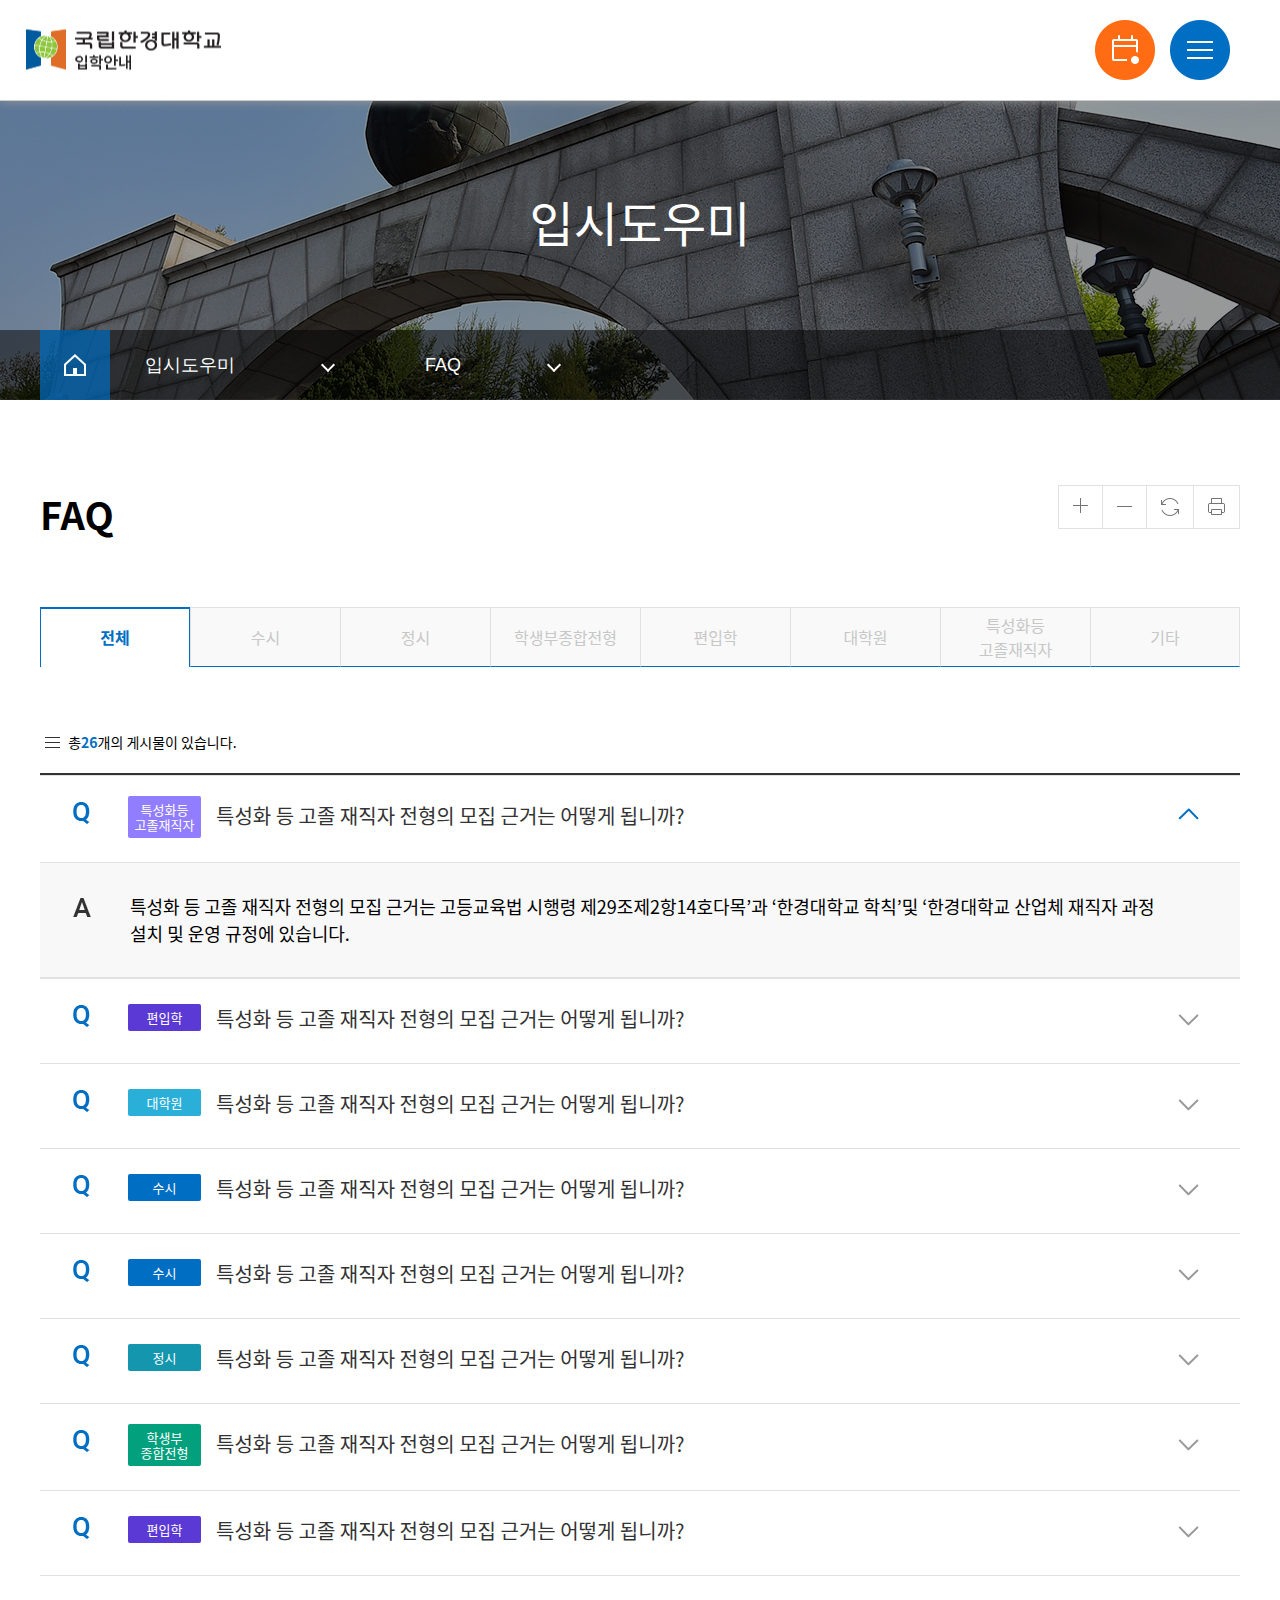
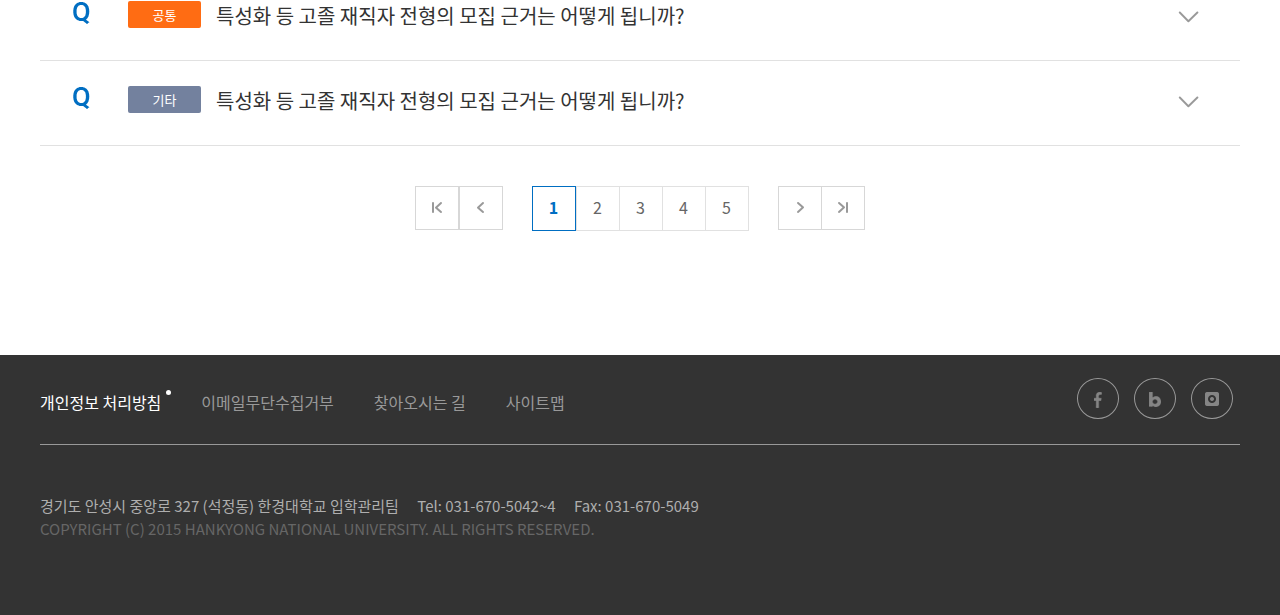
<file: FAQ.html>
<!DOCTYPE html>
<html lang="en">

<head>
    <meta charset="UTF-8">
    <meta http-equiv="X-UA-Compatible" content="IE=edge">
    <meta name="viewport" content="width=device-width, initial-scale=1.0">
    <link rel="stylesheet" href="./css/main.css">
    <link rel="stylesheet" href="./css/reset.css">
    <title>HNU_FAQ</title>
</head>

<body>
    <div id="wrapper">
        <header class="header_area">
            <div class="header_inner">
                <h1 class="header_logo">
                    <a href="#">한경대학교</a>
                </h1>
                <nav class="nav">
                    <div class="nav-wrapper">
                        <a href="#" class="nav-main-link">수시모집</a>
                        <div class="nav_sub">
                            <ul class="nav-sub-inner">
                                <li class="nav-sub-column">
                                    <a href="#">주요사항안내</a>
                                    <a href="#">모집요강</a>
                                    <a href="#">재외국민과<br>외국인</a>
                                    <a href="#">후기 외국인</a>
                                </li>
                            </ul>
                        </div>
                    </div>
                    <div class="nav-wrapper">
                        <a href="#" class="nav-main-link">정시모집</a>
                        <div class="nav_sub">
                            <ul class="nav-sub-inner">
                                <li class="nav-sub-column">
                                    <a href="#">주요사항안내</a>
                                    <a href="#">모집요강</a>
                                    <a href="#">재외국민과<br>외국인</a>
                                    <a href="#">외국인</a>
                                </li>
                            </ul>
                        </div>
                    </div>
                    <div class="nav-wrapper">
                        <a href="#" class="nav-main-link">학생부종합전형</a>
                        <div class="nav_sub">
                            <ul class="nav-sub-inner">
                                <li class="nav-sub-column">
                                    <a href="#">인재상</a>
                                    <a href="#">전형안내</a>
                                    <a href="#">전공소개자료</a>
                                </li>
                            </ul>
                        </div>
                    </div>
                    <div class="nav-wrapper">
                        <a href="#" class="nav-main-link">편입학</a>
                        <div class="nav_sub">
                            <ul class="nav-sub-inner">
                                <li class="nav-sub-column">
                                    <a href="#">모집요강</a>
                                </li>
                            </ul>
                        </div>
                    </div>
                    <div class="nav-wrapper">
                        <a href="#" class="nav-main-link">대학원</a>
                        <div class="nav_sub">
                            <ul class="nav-sub-inner">
                                <li class="nav-sub-column">
                                    <a href="#">모집요강</a>
                                </li>
                            </ul>
                        </div>
                    </div>
                    <div class="nav-wrapper">
                        <a href="#" class="nav-main-link">선취업 후 진학</a>
                        <div class="nav_sub">
                            <ul class="nav-sub-inner">
                                <li class="nav-sub-column">
                                    <a href="#">모집안내</a>
                                    <a href="#">FAQ</a>
                                </li>
                            </ul>
                        </div>
                    </div>
                    <div class="nav-wrapper">
                        <a href="#" class="nav-main-link">고교대학연계</a>
                        <div class="nav_sub">
                            <ul class="nav-sub-inner">
                                <li class="nav-sub-column">
                                    <a href="#">프로그램 소개</a>
                                    <a href="#">추천현황</a>
                                </li>
                            </ul>
                        </div>
                    </div>
                    <div class="nav-wrapper">
                        <a href="#" class="nav-main-link">입시도우미</a>
                        <div class="nav_sub">
                            <ul class="nav-sub-inner">
                                <li class="nav-sub-column">
                                    <a href="#">공지사항</a>
                                    <a href="#">입시결과</a>
                                    <a href="#">자료실</a>
                                    <a href="#">FAQ</a>
                                    <a href="#">Q&amp;A</a>
                                    <a href="#">FAQ</a>
                                </li>
                            </ul>
                        </div>
                    </div>
                    <div class="nav-wrapper">
                        <a href="#" class="nav-main-link">대학안내</a>
                        <div class="nav_sub">
                            <ul class="nav-sub-inner">
                                <li class="nav-sub-column">
                                    <a href="#">캠퍼스맵</a>
                                    <a href="#">오시는 길</a>
                                    <a href="#">통학버스</a>
                                    <a href="#">전화번호안내</a>
                                    <a href="#">교내사이트 안내</a>
                                </li>
                            </ul>
                        </div>
                    </div>
                </nav>
                <div class="btn">
                    <ul>
                        <li>
                            <a class="calender" href="#">
                                calender
                            </a>
                        </li>
                        <li>
                            <a class="menu" href="#layer">
                                all menu
                            </a>
                        </li>
                    </ul>
                </div>
            </div>
        </header>
        <section class="sub_background">
            <h2 class="sub_title">입시도우미</h2>
            <div class="sub_menu">
                <div class="sub_inner">
                    <a href="#" class="home">HOME</a>
                    <div class="sub_menu1">
                        <button type="button" class="menu1">입시도우미</button>
                    </div>
                    <div class="sub_menu2">
                        <button type="button" class="menu2">FAQ</button>
                    </div>
                </div>
            </div>
        </section>
        <section class="contents">
            <div class="title_container">
                <h2 class="sub_page_title">FAQ</h2>
                <ul class="sub_page_btn">
                    <li>
                        <a href="#">
                            <img src="./images/page_btn1.png" alt="">
                        </a>
                    </li>
                    <li>
                        <a href="#">
                            <img class="position_btn" src="./images/page_btn2.png" alt="">
                        </a>
                    </li>
                    <li>
                        <a href="#">
                            <img src="./images/page_btn3.png" alt="">
                        </a>
                    </li>
                    <li>
                        <a href="#">
                            <img src="./images/page_btn4.png" alt="">
                        </a>
                    </li>
                </ul>
            </div>
            <div class="tab_list">
                <a href="#" class="tab_box">전체</a>
                <ul class="tabs">
                    <li class="tab-link current" data-tab="tab-1">
                        <a href="#">전체</a>
                    </li>
                    <li class="tab-link" data-tab="tab-2">
                        <a href="#">수시</a>
                    </li>
                    <li class="tab-link" data-tab="tab-3">
                        <a href="#">정시</a>
                    </li>
                    <li class="tab-link" data-tab="tab-4">
                        <a href="#">학생부종합전형</a>
                    </li>
                    <li class="tab-link" data-tab="tab-5">
                        <a href="#">편입학</a>
                    </li>
                    <li class="tab-link" data-tab="tab-6">
                        <a href="#">대학원</a>
                    </li>
                    <li class="tab-link" data-tab="tab-7">
                        <a href="#">특성화등 고졸재직자</a>
                    </li>
                    <li class="tab-link" data-tab="tab-8">
                        <a href="#">기타</a>
                    </li>
                </ul>
            </div>
            <article id="tab-1" class="tab-content current">
                <div class="total_container">
                    <div class="total">
                        <span class="total_icon">
                            <span>total</span>
                            총<strong>26</strong>개의 게시물이 있습니다.
                        </span>
                    </div>
                </div>
                <div class="question_box faq">
                    <ul>
                        <li class="article show">
                            <div class="q">
                                <a href="#" class="trigger label_align">
                                    <div class="q_icon q_align">
                                        <span>Q</span>
                                    </div>
                                    <div class="theme_icon">
                                        <span class="specific_icon">특성화등 고졸재직자</span>
                                        <span class="question question_align">특성화 등 고졸 재직자 전형의 모집 근거는 어떻게 됩니까?</span>
                                    </div>
                                </a>
                                <span class="right_arrow">arrow</span>
                            </div>
                            <div class="a">
                                <div class="a_icon">
                                    <span>A</span>
                                </div>
                                <span class="answer">특성화 등 고졸 재직자 전형의 모집 근거는 
                                    고등교육법 시행령 제29조제2항14호다목’과 ‘한경대학교 학칙’및 ‘한경대학교 산업체 재직자 과정 설치 및 운영 규정에 있습니다.
                                </span>
                            </div>
                        </li>
                        <li class="article hide">
                            <div class="q">
                                <a href="#" class="trigger">
                                    <div class="q_icon">
                                        <span>Q</span>
                                    </div>
                                    <div class="theme_icon">
                                        <span class="transfer_icon">편입학</span>
                                        <span class="question">특성화 등 고졸 재직자 전형의 모집 근거는 어떻게 됩니까?</span>
                                    </div>
                                </a>
                                <span class="right_arrow">arrow</span>
                            </div>
                            <div class="a">
                                <div class="a_icon">
                                    <span>A</span>
                                </div>
                                <span class="answer">특성화 등 고졸 재직자 전형의 모집 근거는 
                                    고등교육법 시행령 제29조제2항14호다목’과 ‘한경대학교 학칙’및 ‘한경대학교 산업체 재직자 과정 설치 및 운영 규정에 있습니다.
                                </span>
                            </div>
                        </li>
                        <li class="article hide">
                            <div class="q">
                                <a href="#" class="trigger">
                                    <div class="q_icon">
                                        <span>Q</span>
                                    </div>
                                    <div class="theme_icon">
                                        <span class="graduate_icon">대학원</span>
                                        <span class="question">특성화 등 고졸 재직자 전형의 모집 근거는 어떻게 됩니까?</span>
                                    </div>
                                </a>
                                <span class="right_arrow">arrow</span>
                            </div>
                            <div class="a">
                                <div class="a_icon">
                                    <span>A</span>
                                </div>
                                <span class="answer">특성화 등 고졸 재직자 전형의 모집 근거는 
                                    고등교육법 시행령 제29조제2항14호다목’과 ‘한경대학교 학칙’및 ‘한경대학교 산업체 재직자 과정 설치 및 운영 규정에 있습니다.
                                </span>
                            </div>
                        </li>
                        <li class="article hide">
                            <div class="q">
                                <a href="#" class="trigger">
                                    <div class="q_icon">
                                        <span>Q</span>
                                    </div>
                                    <div class="theme_icon">
                                        <span class="nonschedule_icon">수시</span>
                                        <span class="question">특성화 등 고졸 재직자 전형의 모집 근거는 어떻게 됩니까?</span>
                                    </div>
                                </a>
                                <span class="right_arrow">arrow</span>
                            </div>
                            <div class="a">
                                <div class="a_icon">
                                    <span>A</span>
                                </div>
                                <span class="answer">특성화 등 고졸 재직자 전형의 모집 근거는 
                                    고등교육법 시행령 제29조제2항14호다목’과 ‘한경대학교 학칙’및 ‘한경대학교 산업체 재직자 과정 설치 및 운영 규정에 있습니다.
                                </span>
                            </div>
                        </li>
                        <li class="article hide">
                            <div class="q">
                                <a href="#" class="trigger">
                                    <div class="q_icon">
                                        <span>Q</span>
                                    </div>
                                    <div class="theme_icon">
                                        <span class="nonschedule_icon">수시</span>
                                        <span class="question">특성화 등 고졸 재직자 전형의 모집 근거는 어떻게 됩니까?</span>
                                    </div>
                                </a>
                                <span class="right_arrow">arrow</span>
                            </div>
                            <div class="a">
                                <div class="a_icon">
                                    <span>A</span>
                                </div>
                                <span class="answer">특성화 등 고졸 재직자 전형의 모집 근거는 
                                    고등교육법 시행령 제29조제2항14호다목’과 ‘한경대학교 학칙’및 ‘한경대학교 산업체 재직자 과정 설치 및 운영 규정에 있습니다.
                                </span>
                            </div>
                        </li>
                        <li class="article hide">
                            <div class="q">
                                <a href="#" class="trigger">
                                    <div class="q_icon">
                                        <span>Q</span>
                                    </div>
                                    <div class="theme_icon">
                                        <span class="scheduled_icon">정시</span>
                                        <span class="question">특성화 등 고졸 재직자 전형의 모집 근거는 어떻게 됩니까?</span>
                                    </div>
                                </a>
                                <span class="right_arrow">arrow</span>
                            </div>
                            <div class="a">
                                <div class="a_icon">
                                    <span>A</span>
                                </div>
                                <span class="answer">특성화 등 고졸 재직자 전형의 모집 근거는 
                                    고등교육법 시행령 제29조제2항14호다목’과 ‘한경대학교 학칙’및 ‘한경대학교 산업체 재직자 과정 설치 및 운영 규정에 있습니다.
                                </span>
                            </div>
                        </li>
                        <li class="article hide">
                            <div class="q">
                                <a href="#" class="trigger label_align">
                                    <div class="q_icon q_align">
                                        <span>Q</span>
                                    </div>
                                    <div class="theme_icon">
                                        <span class="all_icon">학생부 종합전형</span>
                                        <span class="question question_align">특성화 등 고졸 재직자 전형의 모집 근거는 어떻게 됩니까?</span>
                                    </div>
                                </a>
                                <span class="right_arrow">arrow</span>
                            </div>
                            <div class="a">
                                <div class="a_icon">
                                    <span>A</span>
                                </div>
                                <span class="answer">특성화 등 고졸 재직자 전형의 모집 근거는 
                                    고등교육법 시행령 제29조제2항14호다목’과 ‘한경대학교 학칙’및 ‘한경대학교 산업체 재직자 과정 설치 및 운영 규정에 있습니다.
                                </span>
                            </div>
                        </li>
                        <li class="article hide">
                            <div class="q">
                                <a href="#" class="trigger">
                                    <div class="q_icon">
                                        <span>Q</span>
                                    </div>
                                    <div class="theme_icon">
                                        <span class="transfer_icon">편입학</span>
                                        <span class="question">특성화 등 고졸 재직자 전형의 모집 근거는 어떻게 됩니까?</span>
                                    </div>
                                </a>
                                <span class="right_arrow">arrow</span>
                            </div>
                            <div class="a">
                                <div class="a_icon">
                                    <span>A</span>
                                </div>
                                <span class="answer">특성화 등 고졸 재직자 전형의 모집 근거는 
                                    고등교육법 시행령 제29조제2항14호다목’과 ‘한경대학교 학칙’및 ‘한경대학교 산업체 재직자 과정 설치 및 운영 규정에 있습니다.
                                </span>
                            </div>
                        </li>
                        <li class="article hide">
                            <div class="q">
                                <a href="#" class="trigger">
                                    <div class="q_icon">
                                        <span>Q</span>
                                    </div>
                                    <div class="theme_icon">
                                        <span class="common_icon">공통</span>
                                        <span class="question">특성화 등 고졸 재직자 전형의 모집 근거는 어떻게 됩니까?</span>
                                    </div>
                                </a>
                                <span class="right_arrow">arrow</span>
                            </div>
                            <div class="a">
                                <div class="a_icon">
                                    <span>A</span>
                                </div>
                                <span class="answer">특성화 등 고졸 재직자 전형의 모집 근거는 
                                    고등교육법 시행령 제29조제2항14호다목’과 ‘한경대학교 학칙’및 ‘한경대학교 산업체 재직자 과정 설치 및 운영 규정에 있습니다.
                                </span>
                            </div>
                        </li>
                        <li class="article hide">
                            <div class="q">
                                <a href="#" class="trigger">
                                    <div class="q_icon">
                                        <span>Q</span>
                                    </div>
                                    <div class="theme_icon">
                                        <span class="etc_icon">기타</span>
                                        <span class="question">특성화 등 고졸 재직자 전형의 모집 근거는 어떻게 됩니까?</span>
                                    </div>
                                </a>
                                <span class="right_arrow">arrow</span>
                            </div>
                            <div class="a">
                                <div class="a_icon">
                                    <span>A</span>
                                </div>
                                <span class="answer">특성화 등 고졸 재직자 전형의 모집 근거는 고등교육법 시행령 제29조제2항14호다목’과 ‘한경대학교 학칙’및 ‘한경대학교 산업체 재직자 과정 설치 및 운영 규정에 있습니다.</span>
                            </div>
                        </li>
                    </ul>
                </div>
                <div class="pagination_area">
                    <div class="page_inner">
                        <div class="page_box">
                            <div class="arrow-left__box">
                                <a href="#" class="arrow_left1">
                                    <img src="./images/first_left_pagination.png" alt="">
                                </a>
                                <a href="#" class="arrow_left2">
                                    <img src="./images/prev_left_pagination.png" alt="">
                                </a>
                            </div>
                            <ul class="pagination">
                                <li class="active">
                                    <a href="#">1</a>
                                </li>
                                <li>
                                    <a href="#">2</a>
                                </li>
                                <li>
                                    <a href="#">3</a>
                                </li>
                                <li>
                                    <a href="#">4</a>
                                </li>
                                <li>
                                    <a href="#">5</a>
                                </li>
                            </ul>
                            <div class="arrow-right__box">
                                <a href="#" class="arrow_right1">
                                    <img src="./images/prev_right_pagination.png" alt="">
                                </a>
                                <a href="#" class="arrow_right2">
                                    <img src="./images/first_right_pagination.png" alt="">
                                </a>
                            </div>
                        </div>
                    </div>
                </div>
            </article>
        </section>
        <footer class="footer">
            <div class="footer_inner">
                <div class="footer_top">
                    <ul class="footer_menu">
                        <li class="on"><a href="#">개인정보 처리방침</a></li>
                        <li><a href="#">이메일무단수집거부</a></li>
                        <li><a href="#">찾아오시는 길</a></li>
                        <li><a href="#">사이트맵</a></li>
                    </ul>
                    <div class="footer_box">
                        <div class="footer_sns">
                            <ul>
                                <li>
                                    <a href="#">
                                        <img src="./images/facebook.png" alt="">
                                    </a>
                                </li>
                                <li>
                                    <a href="#">
                                        <img src="./images/blog.png" alt="">
                                    </a>
                                </li>
                                <li>
                                    <a href="#">
                                        <img src="./images/youtube.png" alt="">
                                    </a>
                                </li>
                            </ul>
                        </div>
                        <div class="footer_ad">
                            <a href="#">
                                <img src="./images/ad.png" alt="">
                            </a>
                        </div>
                    </div>
                </div>
                <div class="footer_address">
                    <div class="footer_left">
                        <address>
                            <span>경기도 안성시 중앙로 327 (석정동) 한경대학교 입학관리팀 </span>
                            <span class="footer_num">
                                <span>Tel: 031-670-5042~4</span>
                                <span class="fax">Fax: 031-670-5049</span>
                            </span>
                        </address>
                        <p class="copyright">
                            COPYRIGHT (C) 2015 HANKYONG NATIONAL UNIVERSITY. ALL RIGHTS RESERVED.
                        </p>
                    </div>
                    <div class="footer_right"></div>
                </div>
            </div>
        </footer>
    </div>
    <script src="./js/jquery-3.6.0.min.js"></script>
    <script src="./js/tab_btn.js"></script>
    <script src="./js/faq.js"></script>
    <script src="./js/nav.js"></script>
    <script>
      $(document).ready(function() {
        $(".tab_list .tab_box").click( function() {
          $(".tabs").toggle();
          
          var current = 0;

          $(window).resize(function (){
            var inner_width = $(window).width();

            if ( inner_width > 768) {
              $(".tabs").css('display','block');
              current = 1;
              
            } else if ( current == 1 && inner_width < 768) {
              $(".tab_list .tabs").toggle();
              $(".tabs").hide();
              current = 0;

              }
            
          }).resize();

        });
      });
      </script>
</body>

</html>
</file>
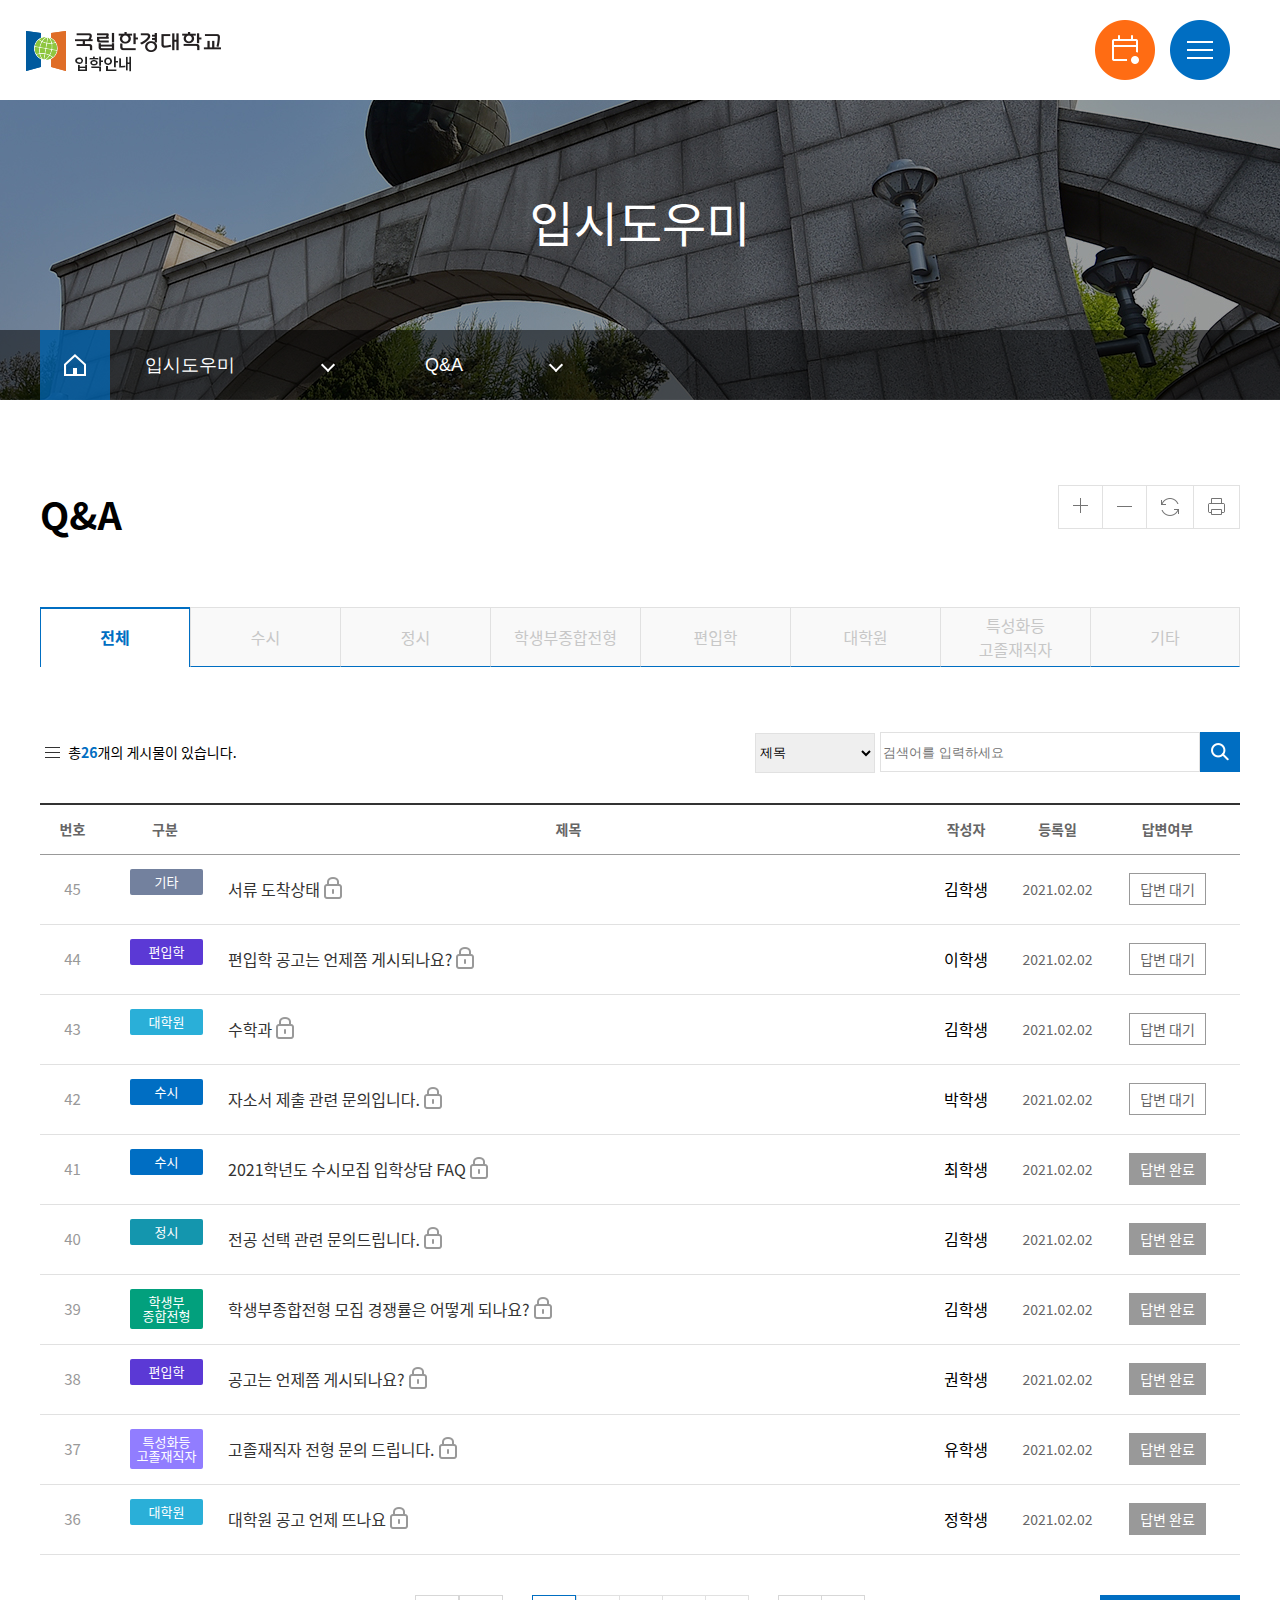
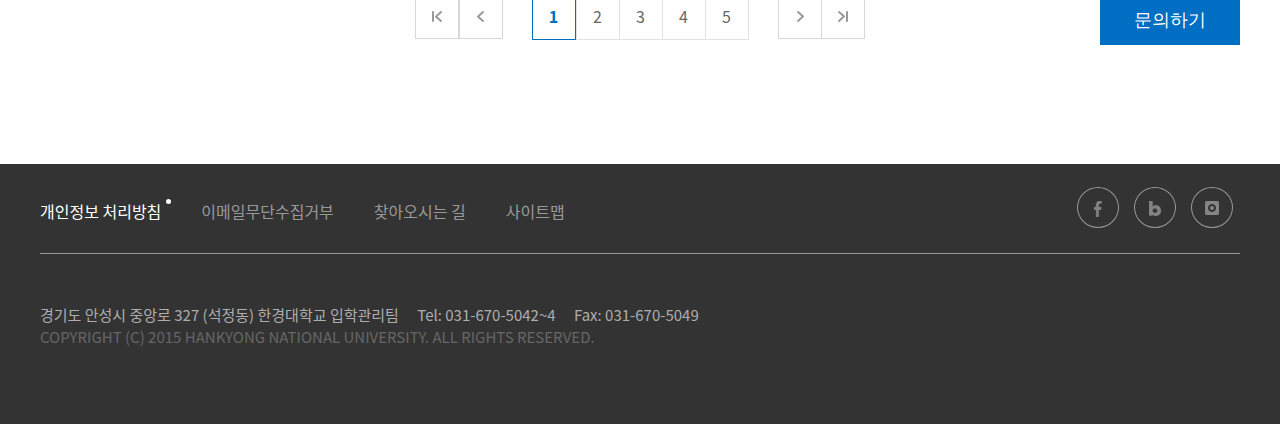
<file: Q&A.html>
<!DOCTYPE html>
<html lang="en">
<head>
	<meta charset="UTF-8">
	<meta http-equiv="X-UA-Compatible" content="IE=edge">
	<meta name="viewport" content="width=device-width, initial-scale=1.0">
	<link rel="stylesheet" href="./css/main.css">
	<link rel="stylesheet" href="./css/qna.css">
  <link rel="stylesheet" href="./css/reset.css">
	<title>HNU_Q&A</title>
</head>
<body>
	<div id="wrapper">
    <header class="header_area">
      <div class="header_inner">
        <h1 class="header_logo">
          <a href="#">한경대학교</a>
        </h1>
        <nav class="nav">
            <div class="nav-wrapper">
              <a href="#" class="nav-main-link">수시모집</a>
              <div class="nav_sub">
                <ul class="nav-sub-inner">
                  <li class="nav-sub-column">
                    <a href="#">주요사항안내</a>
                    <a href="#">모집요강</a>
                    <a href="#">재외국민과<br>외국인</a>
                    <a href="#">후기 외국인</a>
                  </li>
                </ul>
              </div>
            </div>
          <div class="nav-wrapper">
            <a href="#" class="nav-main-link">정시모집</a>
            <div class="nav_sub">
              <ul class="nav-sub-inner">
                <li class="nav-sub-column">
                  <a href="#">주요사항안내</a>
                  <a href="#">모집요강</a>
                  <a href="#">재외국민과<br>외국인</a>
                  <a href="#">외국인</a>
                </li>
              </ul>
            </div>
          </div>
          <div class="nav-wrapper">
            <a href="#" class="nav-main-link">학생부종합전형</a>
            <div class="nav_sub">
              <ul class="nav-sub-inner">
                <li class="nav-sub-column">
                  <a href="#">인재상</a>
                  <a href="#">전형안내</a>
                  <a href="#">전공소개자료</a>
                </li>
              </ul>
            </div>
          </div>
          <div class="nav-wrapper">
            <a href="#" class="nav-main-link">편입학</a>
            <div class="nav_sub">
              <ul class="nav-sub-inner">
                <li class="nav-sub-column">
                  <a href="#">모집요강</a>
                </li>
              </ul>
            </div>
          </div>
          <div class="nav-wrapper">
            <a href="#" class="nav-main-link">대학원</a>
            <div class="nav_sub">
              <ul class="nav-sub-inner">
                <li class="nav-sub-column">
                  <a href="#">모집요강</a>
                </li>
              </ul>
            </div>
          </div>
          <div class="nav-wrapper">
            <a href="#" class="nav-main-link">선취업 후 진학</a>
            <div class="nav_sub">
              <ul class="nav-sub-inner">
                <li class="nav-sub-column">
                  <a href="#">모집안내</a>
                  <a href="#">FAQ</a>
                </li>
              </ul>
            </div>
          </div>
          <div class="nav-wrapper">
            <a href="#" class="nav-main-link">고교대학연계</a>
            <div class="nav_sub">
              <ul class="nav-sub-inner">
                <li class="nav-sub-column">
                  <a href="#">프로그램 소개</a>
                  <a href="#">추천현황</a>
                </li>
              </ul>
            </div>
          </div>
          <div class="nav-wrapper">
            <a href="#" class="nav-main-link">입시도우미</a>
            <div class="nav_sub">
              <ul class="nav-sub-inner">
                <li class="nav-sub-column">
                  <a href="#">공지사항</a>
                  <a href="#">입시결과</a>
                  <a href="#">자료실</a>
                  <a href="#">FAQ</a>
                  <a href="#">Q&amp;A</a>
                  <a href="#">FAQ</a>
                </li>
              </ul>
            </div>
          </div>
          <div class="nav-wrapper">
            <a href="#" class="nav-main-link">대학안내</a>
            <div class="nav_sub">
              <ul class="nav-sub-inner">
                <li class="nav-sub-column">
                  <a href="#">캠퍼스맵</a>
                  <a href="#">오시는 길</a>
                  <a href="#">통학버스</a>
                  <a href="#">전화번호안내</a>
                  <a href="#">교내사이트 안내</a>
                </li>
              </ul>
            </div>
          </div>
        </nav>
        <div class="btn">
          <ul>
            <li>
              <a class="calender" href="#">
                calender
              </a>
            </li>
            <li>
              <a class="menu" href="#layer">
                all menu    
              </a>
            </li>
          </ul>
        </div>
      </div>
    </header>
		<section class="sub_background">
			<h2 class="sub_title">입시도우미</h2>
			<div class="sub_menu">
				<div class="sub_inner">
					<a href="#" class="home">HOME</a>
					<div class="sub_menu1">
						<button type="button" class="menu1">입시도우미</button>
					</div>
					<div class="sub_menu2">
						<button type="button" class="menu2">Q&A</button>
					</div>
				</div>
			</div>
		</section>
		<section class="contents">
			<div class="title_container">
				<h2 class="sub_page_title">Q&A</h2>
				<ul class="sub_page_btn">
					<li>
						<a href="#">
							<img src="./images/page_btn1.png" alt="">
						</a>
					</li>
					<li>
						<a href="#">
							<img class="position_btn" src="./images/page_btn2.png" alt="">
						</a>
					</li>
					<li>
						<a href="#">
							<img src="./images/page_btn3.png" alt="">
						</a>
					</li>
					<li>
						<a href="#">
							<img src="./images/page_btn4.png" alt="">
						</a>
					</li>
				</ul>
			</div>
			<div class="tab_list">
        <a href="#" class="tab_box">전체</a>
				<ul class="tabs">
					<li class="tab-link current" data-tab="tab-1">
						<a href="#">전체</a>
					</li>
					<li class="tab-link" data-tab="tab-2">
						<a href="#">수시</a>
					</li>
					<li class="tab-link" data-tab="tab-3">
						<a href="#">정시</a>
					</li>
					<li class="tab-link" data-tab="tab-4"> 
						<a href="#">학생부종합전형</a>
					</li>
					<li class="tab-link" data-tab="tab-5">
						<a href="#">편입학</a>
					</li>
					<li class="tab-link" data-tab="tab-6">
						<a href="#">대학원</a>
					</li>
					<li class="tab-link" data-tab="tab-7">
						<a href="#">특성화등 고졸재직자</a>
					</li>
					<li class="tab-link" data-tab="tab-8">
						<a href="#">기타</a>
					</li>
				</ul>
			</div>
			<article id="tab-1" class="tab-content current">
				<div class="total_container">
					<div class="total">
						<span class="total_icon">
							<span>total</span>
							총<strong>26</strong>개의 게시물이 있습니다.
						</span>
						<div class="list_search">
							<select name="list_area" id="list_area" class="list_area">
								<option value="all">제목</option>
								<option value="tit">전체</option>
							</select>
							<div class="search_box">
								<input type="text" placeholder="검색어를 입력하세요" class="search_bar"/>
								<button type="button" class="search_btn">검색
								</button>
							</div>
						</div>
					</div>
				</div>
				<table class="board">
					<colgroup>
						<col />
						<col />
						<col />
					</colgroup>
					<thead>
						<tr>
							<th scope="col">번호</th>
							<th scope="col">구분</th>
							<th scope="col">제목</th>
							<th scope="col">작성자</th>
							<th scope="col">등록일</th>
							<th scope="col">답변여부</th>
						</tr>
					</thead>
					<tbody>
						<tr>
							<td>45</td>
							<td colspan="2" class="line_up_center">
								<div class="theme_icon etc_icon">
									<a href="#" class="item_tit">
										<span>기타</span>
									</a>
								</div>
                <a href="#" class="item_cont">서류 도착상태</a>
							</td>
							<td class="drafter">김학생</td>
							<td>2021.02.02</td>
							<td>
								<span class="standby">답변 대기</span>
							</td>
						</tr>
						<tr>
							<td>44</td>
							<td colspan="2" class="line_up_center">
								<div class="theme_icon transfer_icon">
									<a href="#" class="item_tit">
										<span>편입학</span>
									</a>
								</div>
                <a href="#" class="item_cont">편입학 공고는 언제쯤 게시되나요?</a>
							</td>
							<td class="drafter">이학생</td>
							<td>2021.02.02</td>
							<td>
								<span class="standby">답변 대기</span>
							</td>
						</tr>
						<tr>
							<td>43</td>
							<td colspan="2" class="line_up_center">
								<div class="theme_icon graduate_icon">
									<a href="#" class="item_tit">
										<span>대학원</span>
									</a>
								</div>
                <a href="#" class="item_cont">수학과</a>
							</td>
							<td class="drafter">김학생</td>
							<td>2021.02.02</td>
							<td>
								<span class="standby">답변 대기</span>
							</td>
						</tr>
						<tr>
							<td>42</td>
							<td colspan="2" class="line_up_center">
								<div class="theme_icon nonschedule_icon">
									<a href="#" class="item_tit">
										<span>수시</span>
									</a>
								</div>
                <a href="#" class="item_cont">자소서 제출 관련 문의입니다.</a>
							</td>
							<td class="drafter">박학생</td>
							<td>2021.02.02</td>
							<td>
								<span class="standby">답변 대기</span>
							</td>
						</tr>
						<tr>
							<td>41</td>
							<td colspan="2" class="line_up_center">
								<div class="theme_icon nonschedule_icon">
									<a href="#" class="item_tit">
										<span>수시</span>
									</a>
								</div>
                <a href="#" class="item_cont">2021학년도 수시모집 입학상담 FAQ</a>
							</td>
							<td class="drafter">최학생</td>
							<td>2021.02.02</td>
							<td>
								<span class="complete">답변 완료</span>
							</td>
						</tr>
						<tr>
							<td>40</td>
							<td colspan="2" class="line_up_center">
								<div class="theme_icon scheduled_icon">
									<a href="#" class="item_tit">
										<span>정시</span>
									</a>
								</div>
                <a href="#" class="item_cont">전공 선택 관련 문의드립니다.</a>
							</td>
							<td class="drafter">김학생</td>
							<td>2021.02.02</td>
							<td>
								<span class="complete">답변 완료</span>
							</td>
						</tr>
						<tr>
							<td>39</td>
							<td colspan="2" class="line_up_center">
								<div class="theme_icon all_icon">
									<a href="#" class="item_tit">
										<span>학생부 종합전형</span>
									</a>
								</div>
                <a href="#" class="item_cont">학생부종합전형 모집 경쟁률은 어떻게 되나요?</a>
							</td>
							<td class="drafter">김학생</td>
							<td>2021.02.02</td>
							<td>
								<span class="complete">답변 완료</span>
							</td>
						</tr>
						<tr>
							<td>38</td>
							<td colspan="2" class="line_up_center">
								<div class="theme_icon transfer_icon">
									<a href="#" class="item_tit">
                    <span>편입학</span>
                  </a>
								</div>
                <a href="#" class="item_cont">공고는 언제쯤 게시되나요?</a>
							</td>
							<td class="drafter">권학생</td>
							<td>2021.02.02</td>
							<td>
								<span class="complete">답변 완료</span>
							</td>
						</tr>
						<tr>
							<td>37</td>
							<td colspan="2" class="line_up_center">
								<div class="theme_icon specific_icon">
									<a href="#" class="item_tit">
										<span>특성화등 고졸재직자</span>
									</a>
								</div>
                <a href="#" class="item_cont">고졸재직자 전형 문의 드립니다.</a>
							</td>
							<td class="drafter">유학생</td>
							<td>2021.02.02</td>
							<td>
								<span class="complete">답변 완료</span>
							</td>
						</tr>
						<tr>
							<td>36</td>
							<td colspan="2" class="line_up_center">
								<div class="theme_icon graduate_icon">
									<a href="#" class="item_tit">
										<span>대학원</span>
									</a>
								</div>
                <a href="#" class="item_cont">대학원 공고 언제 뜨나요</a>
							</td>
							<td class="drafter">정학생</td>
							<td>2021.02.02</td>
							<td>
								<span class="complete">답변 완료</span>
							</td>
						</tr>
					</tbody>
				</table>
				
				<div class="pagination_area">
					<div class="page_inner">
						<div class="q_box">
							<button type="button" class="q_box_btn">문의하기</button>
						</div>
						<div class="page_box">
							<div class="arrow-left__box">
								<a href="#" class="arrow_left1">
										<img src="./images/first_left_pagination.png" alt="">
								</a>
								<a href="#" class="arrow_left2">
										<img src="./images/prev_left_pagination.png" alt="">
								</a>
							</div>
							<ul class="pagination">
									<li class="active">
											<a href="#">1</a>
									</li>
									<li>
											<a href="#">2</a>
									</li>
									<li>
											<a href="#">3</a>
									</li>
									<li>
											<a href="#">4</a>
									</li>
									<li>
											<a href="#">5</a>
									</li>
							</ul>
							<div class="arrow-right__box">
									<a href="#" class="arrow_right1">
											<img src="./images/prev_right_pagination.png" alt="">
									</a>
									<a href="#" class="arrow_right2">
											<img src="./images/first_right_pagination.png" alt="">
									</a>
							</div>
						</div>
					</div>
				</div>
			</article>
		</section>
		<footer class="footer">
			<div class="footer_inner">
				<div class="footer_top">
					<ul class="footer_menu">
						<li class="on"><a href="#">개인정보 처리방침</a></li>
						<li><a href="#">이메일무단수집거부</a></li>
						<li><a href="#">찾아오시는 길</a></li>
						<li><a href="#">사이트맵</a></li>
					</ul>
					<ul class="footer_sns">
						<li>
							<a href="#">
								<img src="./images/facebook.png" alt="">
							</a>
						</li>
						<li>
							<a href="#">
								<img src="./images/blog.png" alt="">
							</a>
						</li>
						<li>
							<a href="#">
								<img src="./images/youtube.png" alt="">
							</a>
						</li>
					</ul>
				</div>
				<div class="footer_address">
					<div class="footer_left">
						<address>
							<span>경기도 안성시 중앙로 327 (석정동) 한경대학교 입학관리팀 </span>
							<span class="footer_num">
								<span>Tel: 031-670-5042~4</span>
								<span class="fax">Fax: 031-670-5049</span>
							</span>
						</address>
						<p class="copyright">
							COPYRIGHT (C) 2015 HANKYONG NATIONAL UNIVERSITY. ALL RIGHTS RESERVED.
						</p>
					</div>
					<div class="footer_right"></div>
				</div>
			</div>
		</footer>
	</div>	
	<script src="./js/jquery-3.6.0.min.js"></script>
	<script src="./js/tab_btn.js"></script>
	<script src="./js/nav.js"></script>
  <script>
    $(document).ready(function() {
      $(".tab_list .tab_box").click( function() {
        $(".tabs").toggle();
        
        var current = 0;

        $(window).resize(function (){
          var inner_width = $(window).width();

          if ( inner_width > 768) {
            $(".tabs").css('display','block');
            current = 1;
            
          } else if ( current == 1 && inner_width < 768) {
            $(".tab_list .tabs").toggle();
            $(".tabs").hide();
            current = 0;

            }
          
        }).resize();

      });
    });
    </script>
</body>
</html>
</file>
<file: css/main.css>
.header_area {
  position: fixed;
  width: 100%;
  height: 100px;
  top: 0;
  z-index: 100;
  left: 0;
  min-width: 1700px;
}
.header_area:hover{
  background: #fff;
  height: 500px;
}
.header_area:after {
  content: '';
  position: absolute;
  width: 100%;
  height: 0.1rem;
  margin-top: -40rem;
  background-color: #e8e8e8;
}
.header_area:hover .nav-sub-column{
  display: block;
}
.header_area:hover .nav-main-link{
  color: #333;
}
.header_area:hover .nav-main-link:hover{
  color: #006ec2;
}
.header_area:hover .nav-sub-column a:hover {
  color: #006ec2;
}
.header_area:hover .header_logo a {
  background: url(../images/black_logo.png)no-repeat;
}
.header_area .header_inner{
  text-align: center;
}
.header_logo {
  position: absolute;
  width: 197px;
  margin-top: 28px;
  margin-bottom: 28px;
  padding-left: 25px;
}
.header_logo a {
  overflow: hidden;
  display: block;
  height: 44px;
  background: url(../images/white_logo.png)no-repeat;
  text-indent: -9999px;
}
.nav {
  overflow: hidden;
  font-size: 18px;
  display: inline-block;
}
.nav .nav-wrapper{
  float: left;
}
.nav .nav-main-link {
  position: relative;
  padding: 29px 0;
  margin: 0 30px;
  line-height: 100px;
  color: #fff;
  font-weight: bold;
}
.nav .nav-wrapper:hover{
  color: #006ec2;
}
.nav .nav-wrapper:hover .nav-main-link{
  border-bottom: 3px solid #006ec2;
}
.nav .nav-sub {
  position: absolute;
  top: 100%;
  left: 0;
  width: 100%;
  height: 0;
  background-color: #fff;
  border-top: 1px solid #ddd;
  border-bottom: 1px solid #eee;
  text-align: center;
  opacity: 0;
  overflow: hidden;
  transition: opacity 0.2s ease;
  display: none;
}
.nav .nav-main:hover .nav-sub {
  z-index: 1;
  opacity: 1;
  height: auto;
  transition: opacity 0.2s ease, height 0s ease 0.2s;
}
.nav .nav-sub-column{
  display: none;
  margin-top: 50px;
}
.nav .nav-sub-column a {
  display: block;
  margin-bottom: 30px;
}
.btn {
  position: absolute;
  top: 2rem;
  right: 5rem;
}
.btn ul {
  overflow: hidden;
}
.btn ul li{
  float: left;
}
.btn ul li .calender{
  overflow: hidden;
  display: block;
  width: 60px;
  height: 60px;
  background: url(../images/pop_up2.png)no-repeat;
  text-indent: -9999px;
}
.btn ul li .menu{
  overflow: hidden;
  display: block;
  width: 60px;
  height: 60px;
  background: url(../images/pop_up1.png)no-repeat;
  text-indent: -9999px;
  }
.btn ul li + li{
  padding-left: 15px;
}

/* SUB_BACKGROUND */
.sub_background {
	position: relative;
	height: 40rem;
}
.sub_background:before {
	content: "";
	position: absolute;
	top: 0;
	left: 0;
	overflow: hidden;
	width: 100%;
	height: 40rem;
	background: url(../images/sub_faq.jpg)no-repeat center;
}
.sub_background .sub_title {
	position: absolute;
	width: 100%;
	text-align: center;
	font-size: 4.8rem;
	font-weight: 500;
	padding: 185px 0 50px;
	color: #fff;
}
.sub_background .sub_menu {
	position: absolute;
	bottom: 0;
	width: 100%;
	background-color: rgba(0,0,0,.5);
}
.sub_background .sub_inner {
	position: relative;
	margin: 0 auto;
	max-width: 120rem;
}
.sub_background .sub_inner a {
	width: 7rem;
	height: 7rem;
	text-indent: -1000px;
	background: rgba(0,110,194,.7) url(../images/home.png)no-repeat center;
}
.sub_background .sub_inner a,
.sub_background .sub_inner .sub_menu1,
.sub_background .sub_inner .sub_menu2 {
	float: left;
}
.sub_background .sub_inner .sub_menu1,
.sub_background .sub_inner .sub_menu2 {
	display: inline-block;
	width: 28rem;
	height: 7rem;
}
.sub_background .sub_inner .sub_menu1 .menu1,
.sub_background .sub_inner .sub_menu2 .menu2 {
	position: relative;
	line-height: 7rem;
	background: none;
	outline: none;
	border: none;
	color: #fff;
	font-size: 1.8rem;
	padding: 0 12rem 0 3.5rem;
}
.sub_background .sub_inner .sub_menu1 .menu1:after,
.sub_background .sub_inner .sub_menu2 .menu2:after {
	content: "";
	position: absolute;
	right: 22px;
	z-index: 11;
	display: block;
	width: 8px;
	height: 8px;
	top: 30px;
	transform: rotate(225deg);
	border-top: 2px solid #fff;
	border-left: 2px solid #fff;
	cursor: pointer;
}
.contents {
	max-width: 120rem;
	margin: 0 auto;
}
.contents .title_container {
  padding: 8.5rem 0 6.5rem 0;
}
.contents .title_container .tab_list {
  padding: 0 2rem;
}
.contents .title_container h2 {
	font-size: 3.8rem;
}
.contents .tab_list .tab_box {
  display: none;
}
.title_container h2,
.title_container .sub_page_titles, 
.title_container .sub_page_btn li {
	float: left;
}
.contents .title_container:after {
	content: "";
	display: block;
	clear: both;
}
.contents .title_container .sub_page_btn {
	float: right;
}
.title_container .sub_page_btn li {
  border: 1px solid #e1e1e1;
	padding: 1.2rem 1.4rem;
}
.contents .title_container .sub_page_btn li:not(:last-of-type) {
	border-right: none;
}
.contents .title_container .sub_page_btn li .position_btn{
	vertical-align: super;
}
.contents .tab_list ul {
	display: table;
	table-layout: fixed;
	width: 100%;
}
.contents .tab_list ul.tabs li.current {
	border-top: 2px solid #006ec2;
	border-left: 1px solid #006ec2;
	border-right: 1px solid #006ec2;
	border-bottom: none;
	color: #fff;
	background: #fff;
}
.contents .tab_list ul.tabs li.current a {
	color: #006ec2;
	font-weight: bold;
}
.tab-content{
  display: none;  
}
.tab-content.current{
  display: inherit;
}
.tabs {
  display: none;
}
.tabs.tab_active {
  display: block;
}
.contents .tab_list ul li {
	display: table-cell;
	width: calc(100%/8);
	text-align: center;
	padding: 0 1rem;
	border: 1px solid #e1e1e1;
	box-sizing: border-box;
	border-bottom: 1px solid #006ec2;
	background: #f9f9f9;
}
.contents .tab_list ul li a {
	display: inline-block;
	font-size: 1.6rem;
	word-break: keep-all;
	vertical-align: middle;
	width: 100%;
	padding-top: 0.5rem;
	padding-bottom: 0.5rem;
	color: #c7c7c7;
}	
.contents .tab_list ul li:not(:last-of-type) {
	border-right: none;
}

/* TOTAL_CONTAINER */
.total_container .total {
	padding: 6.5rem 0 2rem 0;
}
.total_container .total_icon {
	position: relative;
	display: inline;
	width: 1.5rem;
	height: 1.1rem;
	font-size: 1.4rem;
}
.total_container .total_icon strong {
	color: #006ec2;;
}
.total_container .total_icon span {
	width: 1.5rem;
	height: 0.1rem;
	background: #333;
	position: relative;
	text-indent: -99.9rem;
	display: inline-block;
	margin: 1rem 0.5rem;
	transition: all 0.3s;
	vertical-align: text-top;
}
.total_container .total_icon span:before,
.total_container .total_icon span:after {
	content: '';
	display: block;
	width: 1.5rem;
	height: 0.1rem;
	background: #333;
	position: absolute;
	top: -0.5rem;
	left: 0;
	border-radius: 0;
	transition: all .3s;
}
.total_container .total_icon span:after {
	top: 0.5rem;
}

.faq .q a.trigger {
	width: 100%;
	padding-top: 2.5rem;
	padding-bottom: 2.5rem;
	border-top: 1px solid #e1e1e1;
}
.faq .q a.label_align {
	padding-top: 2rem;
	padding-bottom: 2rem;
}
.faq ul .hide .a{
	display:none;
}  
.faq .q a .q_align,
.faq .q a .question_align {
	line-height: 4rem;
}
.faq .q {
	position: relative;
	margin: 0;
}
.contents .question_box ul {
	border-top: 2px solid #333;
	border-bottom: 1px solid #e1e1e1;
}
.contents .question_box .q {
	display: inline-block;
	width: 100%;
}
.contents .question_box .a {
	padding: 3rem 0;
	display: inline-block;
	width: 100%;
	background: #f8f8f8;
	box-sizing: border-box;
	font-size: 1.8rem;
	border-top: 1px solid #e3e3e3;
	border-bottom: 1px solid #e3e3e3;
}
.contents .question_box .a .answer {
  width: calc(100% - 16rem);
  margin: 0 7rem 0 9rem;
  display: block;
  text-align: left;
}
.contents .question_box .q a:after{
	content: "";
	display: block;
	clear: both;
}
.contents .question_box .question {
	font-size: 2rem;
}
.contents .question_box .q_icon,
.contents .question_box .a_icon {
	margin: 0 1.5rem 0 3rem;
}

.contents .question_box .theme_icon 
  .specific_icon,
  .all_icon,
  .graduate_icon,
  .scheduled_icon,
  .nonschedule_icon,
  .transfer_icon,
  .common_icon,
  .etc_icon {
    float: left;
    padding: 0.6rem 0.4rem;
    width: 7.3rem;
    color: #fff;
    display: block;
    line-height: 1.5rem;
    margin-right: 1rem;
    font-size: 1.3rem;
  }
.contents .question_box .theme_icon {
	margin: 0 2rem 0 1.5rem;
  /* color: #fff; */
  }

.contents .question_box .a .a_icon,
.contents .question_box .q a,
.contents .question_box .q_icon,
.contents .question_box .theme_icon,
.contents .question_box .question {
	float: left;
}

.contents .question_box .right_arrow {
	position: absolute;
	background: url(../images/down_arrow.png)no-repeat center;
	width: 2.2rem;
	text-indent: -1000rem;
	right: 4rem;
	top: 3.3rem;
}
.contents .question_box .q_icon span,
.contents .question_box .a_icon span {
	display: inline-block;
	width: 2.3rem;
	height: 2.3rem;
	text-indent: -1000rem;
	vertical-align: text-bottom;
}
.contents .question_box .q_icon span {
	background: url(../images/q.png)no-repeat center;
}
.contents .question_box .a_icon span {
	background: url(../images/a.png)no-repeat center;
}
.contents .question_box .theme_icon span {
  float: left;
	box-sizing: border-box;
	word-break: keep-all;
  margin-left: .5rem;
	border-radius: 2px;
	text-align: center;
}


.contents .question_box .theme_icon  
  .specific_icon {
    background-color: #917dff;

  } 
  .all_icon {
    background-color: #02a07d;
  }
  .graduate_icon {
    background-color: #2aafd8;

  }
  .scheduled_icon {
    background-color: #1496ae;
  }
  .nonschedule_icon {
    background-color: #006ec3;
  }
  .transfer_icon {
    background-color: #5b39d5;
  }
  .common_icon {
    background-color: #ff6c13;
  }
  .etc_icon {
    background-color: #73819e;
  }	
/* PAGINATION */
.pagination_area {
 
  text-align: center;
	padding: 4rem 0 12rem 0;
}
.pagination_area .page_inner {
  display: inline-block;
  width: 45rem;
}
.pagination_area .page_inner .page_box {
	text-align: center;
}
.pagination_area .page_box .arrow-left__box {
  float : left;
}
.pagination_area .page_box .arrow-right__box {
  float : right;
}
.pagination_area .page_box .arrow-left__box .arrow_left1 {
  margin-right: -0.3rem;
}
.pagination_area .page_box .arrow-right__box .arrow_right2 {
  margin-left: -0.4rem;
}
.pagination_area .page_box .arrow-left__box a,
.pagination_area .page_box .arrow-right__box a {
  display: inline-block;
  width: 4.2rem;
  height: 4.2rem;
  border: 1px solid #d7d7d7;
  line-height: 3.8rem;
  color: #666;
}
.pagination_area .page_box .arrow-left__box a img,
.pagination_area .page_box .arrow-right__box a img {
  vertical-align : middle;
}
.page_inner .pagination {
	display: inline-block;
	line-height: 2.5;
}
.page_inner .pagination li {
	float: left;
	font-size: 1.6rem;
	width: 4.2rem;
	height: 4.3rem;
	border: 1px solid #e1e1e1;
  margin-left: -0.1rem;
}

.page_inner .pagination li.active {
	border: 1px solid #006ec2;
  border-right: 2px solid #006ec2;
}
.page_inner .pagination li.active a {
	color: #006ec2;
	font-weight: bold;
}
.page_inner .pagination li a {
	color: #666;
	padding: 1rem;
}


/* FOOTER */
#wrapper footer {
	background: #333;
  /* padding: 0 2rem; */
}
footer .footer_inner {
	max-width: 120rem;
	margin: 0 auto;
}
footer .footer_top {
	border-bottom: 1px solid #999;
}
footer .footer_top:after{
	content: "";
	display: block;
	clear: both;
}
.footer_top .footer_menu li {
	float: left;
	margin: 0 2rem 0;
	padding: 3.5rem 0 3rem 0;
}
.footer_top ul li:first-child {
	margin-left: 0;
}
.footer_top .footer_menu {
	float: left;
	font-size: 1.6rem;
}
.footer_top .footer_menu li.on a {
	color: #fff;
}
.footer_top .footer_menu li.on a:before {
	content: "";
	display: block;
	position: absolute;
	border-radius:50%;
	width: .5rem;
	height: .5rem;
	background: #fff;
	right: -1rem;
	top: 0;
}
.footer_top .footer_menu a {
	color: #999;
	position: relative;
}
.footer_top .footer_sns li {
	float: left;
	margin: 0 0.75rem 0;
	padding: 3.5rem 0 3rem 0;

}
.footer_top .footer_sns {
	float: right;
}
.footer_sns li a {
	border-radius: 50%;
	border: 1px solid #999;
	padding: 1.1rem 1rem;
}
.footer_top .footer_ad {
  display: none;
} 
.footer_address .footer_left {
	padding-top: 5rem;
	padding-bottom: 7.5rem;
	font-size: 1.5rem;
}
.footer_address .footer_left address {
	color: #aeaeae;
}
.footer_address .footer_left address .footer_num {
	margin-left: 1.5rem;
}
.footer_address .footer_left address .footer_num .fax {
	margin-left: 1.5rem;
}
.footer_address .footer_left p {
	color: #666;
}
@media screen and (max-width:1600px) {
  #wrapper .header_area {
    min-width: auto;
  }
  #wrapper .header_area:hover {
    height: 10rem;
  }
  .nav {
    display: none;
  }
}
/*MOBILE*/
@media screen and (max-width:768px) {
  #wrapper .header_area {
    height: 6rem;
  }
  #wrapper .header_area:hover {
    height: 10rem;
  }
  .header_logo a {
    /* background: url(../images/white_logo_m.png)no-repeat; */
    width: 15.3rem;
    height: 3.4rem;
  }
  .sub_background,
  .sub_background:before {
    height: 21rem;
  }
  .sub_background:before {
    background-size: cover
  }
  .sub_background .sub_title {
    padding: 8rem 0 8.5rem 0;
        font-size: 3.1rem;
  }
  .sub_background .sub_inner a {
    display: none;
  }
  .sub_background .sub_inner .sub_menu1, 
  .sub_background .sub_inner .sub_menu2 {
    width: 50%;
    display: block;
    height: 5rem;
  }
  .sub_background .sub_inner .sub_menu1 .menu1, 
  .sub_background .sub_inner .sub_menu2 .menu2 {
    width: 100%;
    padding: 0rem 2rem;
    line-height: 5rem;
    text-align: left;
    font-size: 1.3rem;
  }
  .sub_background .sub_inner .sub_menu1 .menu1:after, 
  .sub_background .sub_inner .sub_menu2 .menu2:after {
    top: 18px;
  }
  .contents .title_container,
  .tab_list,
  .tab-content {
    width: calc(100% - 6rem);
    margin: 0 3rem;
    box-sizing: border-box;
    padding: 8.5rem 0 2rem 0;
  }
  .contents .title_container .sub_page_btn {
    display: none;
  }
  .contents .tab_list .tab_box {
    border: 2px solid #333;
    padding: 1rem 1.5rem;
    display: block;
    height: 4.5rem;
    font-size: 1.6rem;
    box-sizing: border-box;
  }
  .contents .tab_list ul {
    display: none;
    border: 1px solid #e1e1e1;
    box-sizing: border-box;
  }
  .contents .tab_list ul li {
    width: auto;
    display: block;
    text-align: left;
    padding: 1rem 1.5rem;
    height: 4.5rem;
    box-sizing: border-box;
    background: none;
    border-bottom: none;
  }
  .contents .tab_list ul.tabs li.current {
    border: 1px solid #e1e1e1;
    border-bottom: none;
}
  .contents .tab_list ul li a {
    padding: 0;
  }
  .tab-content {
    padding: 1.5rem 0;
  }

  .contents .question_box .q_icon, .contents .question_box .a_icon {
    margin: 0 1rem 0 2rem;
  }
  .contents .question_box .theme_icon {
    float : none;
  }
  .contents .question_box .theme_icon .specific_icon,
  .contents .question_box .theme_icon .all_icon{
    width: auto;
    margin: 0.25rem 1rem 0.25rem 1rem;
    padding: 0.5rem 1rem;
    line-height: 2rem;
    float: left;
  }
  .contents .question_box .theme_icon span {
    float: none;
    display: block;
    text-align: left;
    width: calc(100% - 10rem);
    margin: 0 5rem 0 5rem;
    padding-top: 0.5rem;
    padding-bottom: 0.5rem;
    line-height: 3rem;
  }
  .contents .question_box .theme_icon .transfer_icon,
  .contents .question_box .theme_icon .graduate_icon,
  .contents .question_box .theme_icon .nonschedule_icon,
  .contents .question_box .theme_icon .scheduled_icon,
  .contents .question_box .theme_icon .common_icon,
  .contents .question_box .theme_icon .etc_icon{
    width: auto;
    margin: 0.25rem 1rem 0.25rem 1rem;
    padding: 0.5rem 1rem;
    line-height: 2rem;
    /* display: inline-block; */
    color: #fff;
    float: left;
  }
  .contents .question_box .a .answer {
    display: block;
    width: calc(100% - 12rem);
    margin: 0 6rem;
    /* width: 68%; */
  }
  footer .footer_top {
    border: none;
  }
  .footer_top .footer_menu {
    display: inline-block;
    float: none;
    width: 100%;
  }
  .footer_top .footer_menu li{
    width: 50%;
    text-align: center;
    margin: 0;
    box-sizing: border-box;
    border-right: 1px solid #999;
    border-bottom: 1px solid #999;
    padding: 1.5rem 0;
  }
  .footer_top .footer_ad {
    display: block;
    float: left;
    padding: 0.95rem 0;
  } 
  .footer_address .footer_left address .footer_num {
    margin-left: 0;
    display: block;
  }
}
@media screen and (max-width:500px) {
  #wrapper .header_area:hover {
    height: auto;
  }
  /* .contents .tab_list ul {
    display: block;
  } */
  .contents .tab_list ul li {
    width: auto;
    display: block;
  }

}
</file>
<file: css/qna.css>
.contents .tab_list .tab_box {
  display: none;
}
  table tbody td 
  .specific_icon,
  .all_icon,
  .graduate_icon,
  .scheduled_icon,
  .nonschedule_icon,
  .transfer_icon,
  .common_icon,
  .etc_icon {
    width: 7.3rem;
    color: #fff;
    line-height: 1.5rem;
    background-color: transparent;
    float: left;
    display: block;
    margin: 0 2.1rem;
    /* line-height: 4rem; */
    padding: 0rem 0.4rem;
  }

table tbody .line_up_center {
  line-height: 4rem;
}
table tbody .drafter {
  text-align: center;
  width: 10.8rem;
}
table tbody td:nth-child(4) {
  width: 7.5rem;
}
table tbody td:nth-child(5) {
  width: 14.5rem;
}

.total_container .total {
  line-height: 4rem;
  padding: 6.5rem 0 3rem 0;
}
table td
.total_container .total_icon {
	line-height: 4rem;
}
.total_container .list_search, 
.total_container .search_box {
	float: right;
}
.total_container .list_search{
	width: 48.5rem;
}
.total_container .search_box {
	overflow: hidden;
	height: 4rem;
}
.total_container .search_box input{
	width: 32rem;
	float: left;
	box-sizing: border-box;
}
.total_container .search_box .search_bar, 
.total_container .list_search .list_area {
	height: 4rem;
	border: 1px solid #e1e1e1;
	outline: none;
}
.total_container .list_search .list_area {
	width: 12rem;
}
.total_container .search_box .search_btn {
	text-indent: 1000rem;
	position: relative;
	display: inline-block;
	overflow: hidden;
	width: 4rem;
	height: 4rem;
	background-color: #006ec2;
	line-height: 50rem;
	border: none;

}
.total_container .search_box .search_btn:before {
	position: absolute;
	content: "";
	width: 1.8rem;
	height: 1.8rem;
	background: url(../images/search_glass.png)no-repeat center;
	left: 50%;
	top: 50%;
	transform: translate(-50%, -50%);
}
.total_container:after {
  content:'';
  display:block;
  clear:both;
}
table {
	width: 100%;  
}

table thead {
	height: 5rem;
	border-top: 2px solid #333;
	border-bottom: 1px solid #999;
	font-size: 1.4rem;
	color: #666;
}
table thead tr th:nth-child(2) {
  width: 12rem;
}
table tbody tr {
  font-size: 1.6rem;
	height: 7rem;
	border-bottom: 0.1rem solid #e1e1e1;
}
table td:first-child {
	font-size: 1.5rem;
	color: #999;
  text-align: center;
  width: 6.5rem;
}
table td:nth-child(n+4) {
	font-size: 1.4rem;
  text-align: center;
}
table td:nth-child(4),
table td:nth-child(5) {
	color: #666;

}
table .item_left {
	font-size: 1.6rem;
}
table tbody tr .item_cont {
	position: relative;
}
table tbody tr .item_cont:after {
	position: absolute;
	content: '';
	display: inline-block;
	background: url(../images/locker.png)no-repeat;
	right: -2.2rem;
  top: 0;
	width: 1.8rem;
	height: 2.2rem;
}

table tbody td 
	.standby {
		border: 1px solid #999;
		box-sizing: border-box;
		padding: 0.5rem 1rem;
	}
	.complete {
		border: 1px solid #999;
		box-sizing: border-box;
		background: #999;
		padding: 0.5rem 1rem;
		color: #fff;
	}
	.theme_icon span {
		display: inline-block;
		box-sizing: border-box;
		word-break: keep-all;
		padding: 0.6rem 0.4rem;
		width: 7.3rem;
		border-radius: 2px;
		font-size: 1.3rem;
		line-height: 1.4rem;
		color: #fff;
		text-align: center;
	}
	.specific_icon span {
		background-color: #917dff;
		vertical-align: middle;
	} 
	.graduate_icon span {
	background-color: #2aafd8;
	}
	.nonschedule_icon span {
	background-color: #006ec3;
	}
	.all_icon span {
		background-color: #02a07d;
		vertical-align: middle;
	}
	.transfer_icon span {
		background-color: #5b39d5;
	}
	.scheduled_icon span {
		background-color: #1496ae;
	}
	.etc_icon span {
		background-color: #73819e;
	}	
	
.pagination_area {
	position: relative;
}
.page_inner .q_box {
	position: absolute;
	right: 0;
	top: 4rem;
} 
.page_inner .q_box .q_box_btn {
	width: 14rem;
	height: 5rem;
	border: none;
	background: #006ec2;
	color: #fff;
	font-size:1.8rem;
	font-weight: medium;
	cursor: pointer;
}

@media screen and (max-width:768px) {
  table thead {
    display: none;
  }
  table,tbody,tbody tr {
    display: block;
  }
  table tbody {
    border-top: 2px solid #333;
  }
  table tbody tr {
    position: relative;
    height: auto !important;
  }
  table tbody tr:after {
    content:'';
    display:block;
    clear:both;
  }
  table tbody td 
  .specific_icon, 
  .all_icon, 
  .graduate_icon, 
  .scheduled_icon, 
  .nonschedule_icon, 
  .transfer_icon, 
  .common_icon, 
  .etc_icon {
    margin: 0;
    width: auto;
    /* line-height: initial; */
  }
  /* table tbody td .all_icon,
  table tbody td .specific_icon {
    width : auto;
  } */
  table tbody td .all_icon span,
  table tbody td .specific_icon span {
    width: auto;
    line-height: 2rem;
    float: left;
    display: block;
  }
  table tbody td a {
    display: block;
    padding: 0 1rem 0 1rem;
    line-height: 3.2rem;
  }

  table tbody td:nth-child(4) {
    padding: 0rem 2rem 1.5rem 0;
    font-size: 1.2rem;
  }
  table td:nth-child(5) {
    position: absolute;
    top: 0;
    right: 0;
    height: calc(100% - 4rem);
    margin: 2rem 0;
    line-height: 4.5rem;
  }
  table tbody td .standby,
  table tbody td .complete {
    padding: 0;
    border: 0;
    background: none;
    font-size: 1.3rem;
  }
  table tbody td .complete {
    color: #006ec2;
  }
  table tbody td:nth-child(1) {
    display: none;
  }
  table tbody .line_up_center {
    word-break: keep-all;
    line-height: 3.2rem;
    display: block;
    padding: 0.5rem 11.4rem 0.5rem 0;
  }
  .total_container .list_search {
    float: left;
    width: 100%;
    padding-bottom: 2rem;
  } 
  .total_container .list_search .list_area {
    width: 20%;
  }
  .total_container .search_box {
    width: 78%;
  }
  .total_container .search_box .search_bar {
    width: 88%;
  }
  .total_container .search_box .search_btn {
    width: 12%;
  }
  



  /* MOBILE_TAB */

  .contents .tab_list .tab_box {
    border: 2px solid #333;
    padding: 1rem 1.5rem;
    display: block;
    height: 4.5rem;
    font-size: 1.6rem;
    box-sizing: border-box;
  }
  .contents .tab_list ul {
    display: none;
    border: 1px solid #e1e1e1;
    box-sizing: border-box;
  }
  .contents .tab_list ul li {
    width: auto;
    display: block;
    text-align: left;
    padding: 1rem 1.5rem;
    height: 4.5rem;
    box-sizing: border-box;
    background: none;
    border-bottom: none;
  }
  .contents .tab_list ul.tabs li.current {
    border: 1px solid #e1e1e1;
    border-bottom: none;
  }
  .contents .tab_list ul li a {
    padding: 0;
  }
  .tab-content {
    padding: 1.5rem 0;
  }
  table tbody .drafter {
    float: left;
    text-align: left;
    width: auto;
    /* width: 5.5rem; */
    display: block;
    padding: 0rem 1rem 1.5rem 1.5rem;
    font-size: 1.2rem;

  }
  .pagination_area {
    padding: 3rem 0 12rem 0;
  }
  .pagination_area .page_inner {
    width: 100%;
  }
  .page_inner .q_box {
    position: static;
    padding-bottom: 3.5rem;
  }
  .page_inner .q_box .q_box_btn {
    width: 100%;
  }

}

@media screen and (max-width:500px) {
  table tbody tr {
    display: inline-table;
  }
  table tbody .line_up_center {
    float: left;
    width: 80%;
    margin-left: 2rem;
  }
  /* table tbody td .transfer_icon {
    margin : 0 1rem 0 0;
  }
  table tbody tr .item_cont {
    display: block;
    margin: 0 6.5rem 0 0;
  }
  table tbody .drafter {
    float: left;
  } */
  
}
</file>
